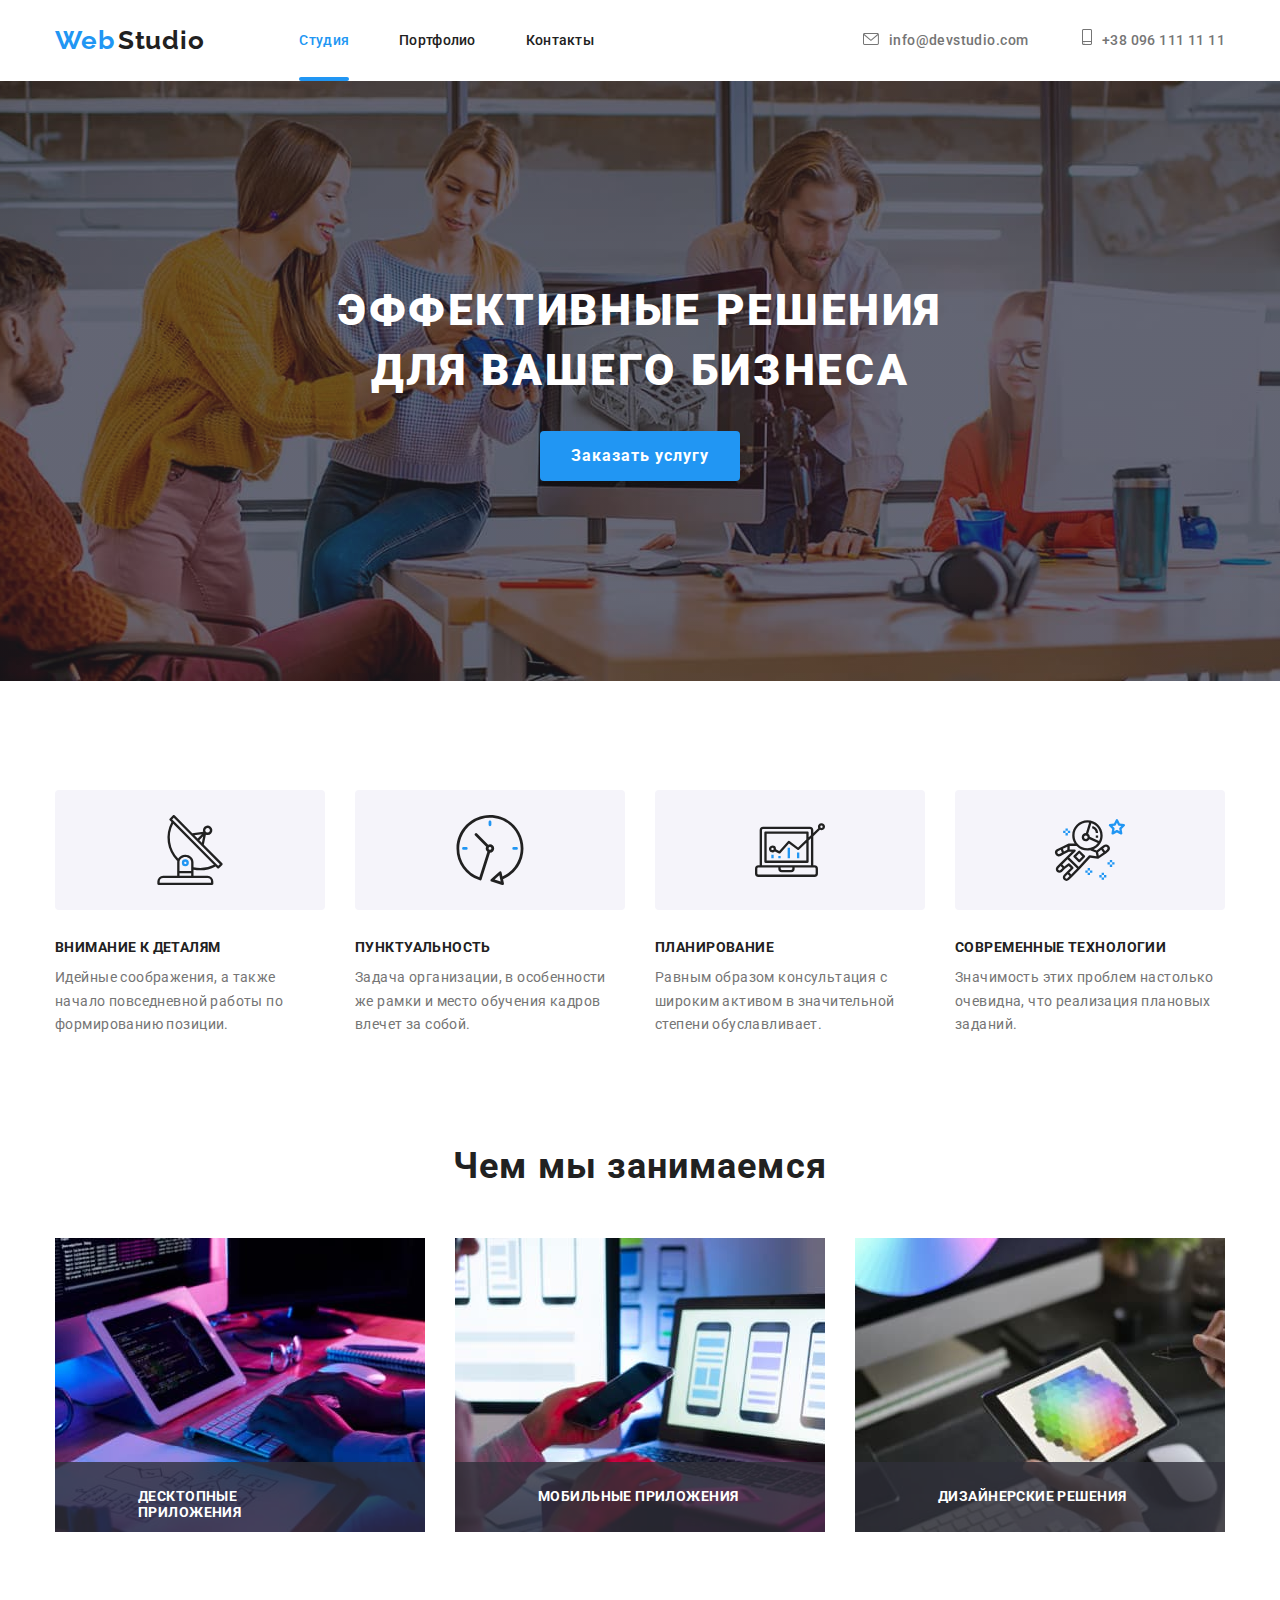
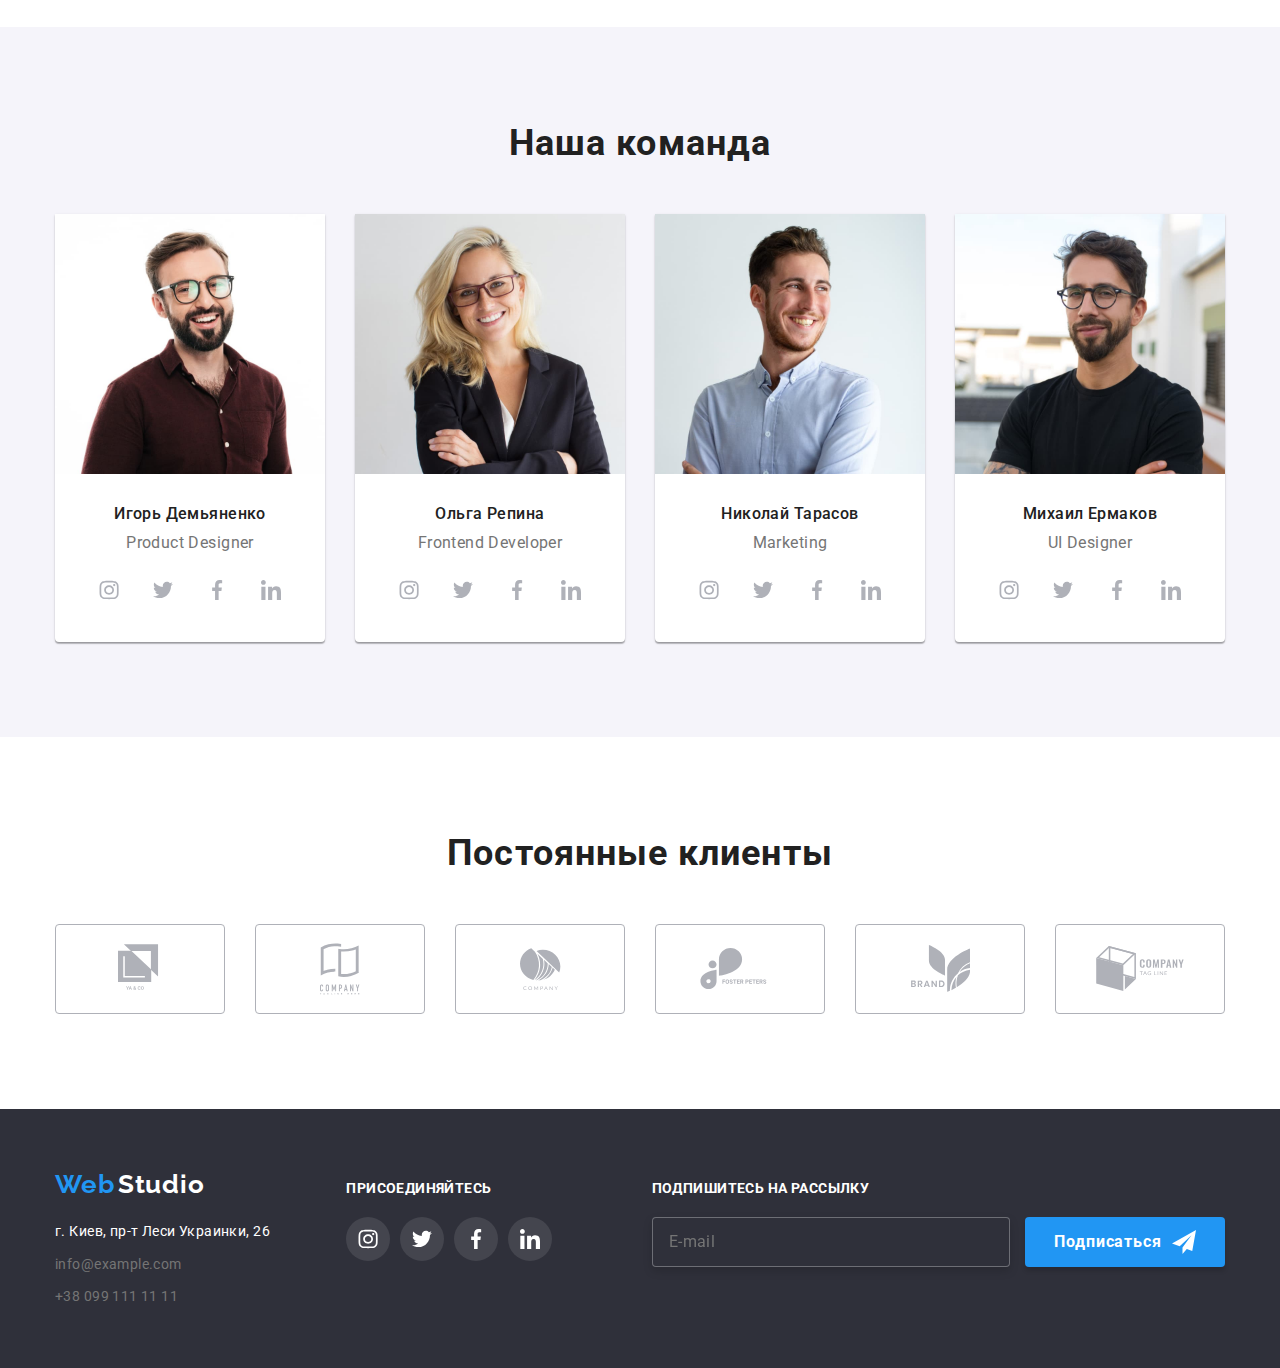
<file: index.html>
<!DOCTYPE html>
<html lang="ru">
  <head>
    <meta charset="UTF-8" />
    <meta name="viewport" content="width=device-width, initial-scale=1.0" />
    <title>WebStudio</title>
    <link href="https://fonts.googleapis.com/css2?family=Raleway:wght@700&family=Roboto:wght@400;500;700;900&display=swap"
      rel="stylesheet" />
    <link rel="stylesheet" href="https://cdnjs.cloudflare.com/ajax/libs/modern-normalize/1.0.0/modern-normalize.min.css" />
    <link rel="stylesheet" href="./css/main.min.css" />
  </head>

  <body>
    <header>
      <div class="container main-nav">
        <nav class="nave-header">
          <a href="./" class="link link-logo">
            <span class="logo web">Web</span>
            <span class="logo studio">Studio</span>
          </a>
          <ul class="link-nav-menu">
            <li class="item"><a href="" class="link link-nav current">Студия</a></li>
            <li class="item"><a href="./portfolio.html" class="link link-nav">Портфолио</a></li>
            <li class="item"><a href="#contacts" class="link link-nav">Контакты</a></li>
          </ul>
        </nav>
        <div class="header-contacts">
          <a href="mailto:info@devstudio.com" class="link link-header">
            <svg class="link-header-svg" width=16 height=12>
              <use href="./images/icon/sprite.svg#envelope"></use>
            </svg>
            info@devstudio.com</a>
          <a href="tel:+380961111111" class="link link-header">
            <svg class="link-header-svg" width=10 height=16>
              <use href="./images/icon/sprite.svg#smartphone"></use>
            </svg>
            +38 096 111 11 11</a>
        </div>
      </div>
    </header>

    <main>
      <section class="section-hero">
        <div class="container">
          <h1 class="hero-title">Эффективные решения для вашего бизнеса</h1>
          <button data-modal-open type="button" class="btn">Заказать услугу</button>
        </div>
      </section>

      <section class="section-plus">
        <div class="container">
          <h2 hidden>Преимущества</h2>
          <ul class="list-plus">
            <li class="item item-antenna">
              <h3 class="title-plus">Внимание к деталям</h3> 
              <span>Идейные соображения, а также начало повседневной работы по формированию позиции.</span>
            </li>
            <li class="item item-clock">
              <h3 class="title-plus">Пунктуальность</h3> 
              <span>Задача организации, в особенности же рамки и место обучения кадров влечет за собой.</span>
            </li>
            <li class="item item-diagram">
              <h3 class="title-plus">Планирование</h3> 
              <span>Равным образом консультация с широким активом в значительной степени обуславливает.</span>
            </li>
            <li class="item item-astronaut">
              <h3 class="title-plus">Современные технологии</h3> 
              <span>Значимость этих проблем настолько очевидна, что реализация плановых заданий.</span>
            </li>
          </ul>
        </div>
      </section>

      <section class="container-title">
        <div class="container">
          <h2 class="section-title">Чем мы занимаемся</h2>
          <ul class="list-section-title">
            <li class="item">
              <img src="./images/work/img-1.jpg.jpg" width="370" height="294" alt="верстка сайта" class="image-block">
              <p class="title-plus label">Десктопные приложения</p>
            </li>
            <li class="item">
              <img src="./images/work/img-2.jpg.jpg" width="370" height="294" alt="макет сайта" class="image-block">
              <p class="title-plus label">Мобильные приложения</p>
            </li>
            <li class="item">
              <img src="./images/work/img-3.jpg.jpg" width="370" height="294" alt="дизайн сайта" class="image-block">
              <p class="title-plus label">Дизайнерские решения</p>
            </li>
          </ul>
        </div>
      </section>

      <section class="section-team">
        <div class="container-team">
          <h2 class="section-title">Наша команда</h2>
            <ul class="team">
              <li class="item">
                <img src="images/team/img-1.jpg" width="270" height="260" alt="Игорь Демьяненко" class="image-block">
                <h3 class="team-name">Игорь Демьяненко</h3>
                <p lang="en" class="team-profession">Product Designer</p>
                <ul class="list social-icons">
                  <li class="social-icons-item">
                    <a class="social-icons-link" href="https://instagram.com" target="_blank" rel="noopener noreferer" aria-label="Instagram">
                      <svg class="social-icons-svg">
                        <use href="./images/icon/sprite.svg#instagram"></use>
                      </svg>
                    </a>
                  </li>
                  <li class="social-icons-item">
                    <a class="social-icons-link" href="https://twitter.com" target="_blank" rel="noopener noreferer" aria-label="Twitter">
                      <svg class="social-icons-svg">
                        <use href="./images/icon/sprite.svg#twitter"></use>
                      </svg>
                    </a>
                  </li>
                  <li class="social-icons-item">
                    <a class="social-icons-link" href="https://facebook.com" target="_blank" rel="noopener noreferer" aria-label="Facebook">
                      <svg class="social-icons-svg">
                        <use href="./images/icon/sprite.svg#facebook"></use>
                      </svg>
                    </a>
                  </li>
                  <li class="social-icons-item">
                    <a class="social-icons-link" href="https://linkedin.com" target="_blank" rel="noopener noreferer" aria-label="Linkedin">
                      <svg class="social-icons-svg">
                        <use href="./images/icon/sprite.svg#linkedin"></use>
                      </svg>
                    </a>
                  </li>
                </ul>
              </li>
              <li class="item">
                <img src="images/team/img-2.jpg" width="270" height="260"  alt="Ольга Репина" class="image-block">
                <h3 class="team-name">Ольга Репина</h3>
                <p lang="en" class="team-profession">Frontend Developer</p>
                <ul class="list social-icons">
                  <li class="social-icons-item">
                    <a class="social-icons-link" href="https://instagram.com" target="_blank" rel="noopener noreferer"
                      aria-label="Instagram">
                      <svg class="social-icons-svg">
                        <use href="./images/icon/sprite.svg#instagram"></use>
                      </svg>
                    </a>
                  </li>
                  <li class="social-icons-item">
                    <a class="social-icons-link" href="https://twitter.com" target="_blank" rel="noopener noreferer"
                      aria-label="Twitter">
                      <svg class="social-icons-svg">
                        <use href="./images/icon/sprite.svg#twitter"></use>
                      </svg>
                    </a>
                  </li>
                  <li class="social-icons-item">
                    <a class="social-icons-link" href="https://facebook.com" target="_blank" rel="noopener noreferer"
                      aria-label="Facebook">
                      <svg class="social-icons-svg">
                        <use href="./images/icon/sprite.svg#facebook"></use>
                      </svg>
                    </a>
                  </li>
                  <li class="social-icons-item">
                    <a class="social-icons-link" href="https://linkedin.com" target="_blank" rel="noopener noreferer"
                      aria-label="Linkedin">
                      <svg class="social-icons-svg">
                        <use href="./images/icon/sprite.svg#linkedin"></use>
                      </svg>
                    </a>
                  </li>
                </ul>
              </li>
              <li class="item">
                <img src="images/team/img-3.jpg" width="270" height="260"  alt="Николай Тарасов" class="image-block">
                <h3 class="team-name">Николай Тарасов</h3>
                <p lang="en" class="team-profession">Marketing</p>
                <ul class="list social-icons">
                  <li class="social-icons-item">
                    <a class="social-icons-link" href="https://instagram.com" target="_blank" rel="noopener noreferer"
                      aria-label="Instagram">
                      <svg class="social-icons-svg">
                        <use href="./images/icon/sprite.svg#instagram"></use>
                      </svg>
                    </a>
                  </li>
                  <li class="social-icons-item">
                    <a class="social-icons-link" href="https://twitter.com" target="_blank" rel="noopener noreferer"
                      aria-label="Twitter">
                      <svg class="social-icons-svg">
                        <use href="./images/icon/sprite.svg#twitter"></use>
                      </svg>
                    </a>
                  </li>
                  <li class="social-icons-item">
                    <a class="social-icons-link" href="https://facebook.com" target="_blank" rel="noopener noreferer"
                      aria-label="Facebook">
                      <svg class="social-icons-svg">
                        <use href="./images/icon/sprite.svg#facebook"></use>
                      </svg>
                    </a>
                  </li>
                  <li class="social-icons-item">
                    <a class="social-icons-link" href="https://linkedin.com" target="_blank" rel="noopener noreferer"
                      aria-label="Linkedin">
                      <svg class="social-icons-svg">
                        <use href="./images/icon/sprite.svg#linkedin"></use>
                      </svg>
                    </a>
                  </li>
                </ul>
              </li>
              <li class="item">
                <img src="images/team/img-4.jpg" width="270" height="260"  alt="Михаил Ермаков" class="image-block">
                <h3 class="team-name">Михаил Ермаков</h3>
                <p lang="en" class="team-profession">UI Designer</p>
                <ul class="list social-icons">
                  <li class="social-icons-item">
                    <a class="social-icons-link" href="https://instagram.com" target="_blank" rel="noopener noreferer"
                      aria-label="Instagram">
                      <svg class="social-icons-svg">
                        <use href="./images/icon/sprite.svg#instagram"></use>
                      </svg>
                    </a>
                  </li>
                  <li class="social-icons-item">
                    <a class="social-icons-link" href="https://twitter.com" target="_blank" rel="noopener noreferer"
                      aria-label="Twitter">
                      <svg class="social-icons-svg">
                        <use href="./images/icon/sprite.svg#twitter"></use>
                      </svg>
                    </a>
                  </li>
                  <li class="social-icons-item">
                    <a class="social-icons-link" href="https://facebook.com" target="_blank" rel="noopener noreferer"
                      aria-label="Facebook">
                      <svg class="social-icons-svg">
                        <use href="./images/icon/sprite.svg#facebook"></use>
                      </svg>
                    </a>
                  </li>
                  <li class="social-icons-item">
                    <a class="social-icons-link" href="https://linkedin.com" target="_blank" rel="noopener noreferer"
                      aria-label="Linkedin">
                      <svg class="social-icons-svg">
                        <use href="./images/icon/sprite.svg#linkedin"></use>
                      </svg>
                    </a>
                  </li>
                </ul>
              </li>
            </ul>
        </div>
      </section>

      <section class="section-clients">
        <div class="container">
          <h2 class="section-title">Постоянные клиенты</h2>
          <ul class="clients-icons">
            <li class="clients-icons-item"><a class="clients-icons-link" href="" target="_blank" rel="noopener noreferer">
              <svg class="clients-icons-svg" width=44.27 height=49.23>
                <use href="./images/icon/sprite.svg#client1"></use>
              </svg>
            </a></li>
            <li class="clients-icons-item"><a class="clients-icons-link" href="" target="_blank" rel="noopener noreferer">
              <svg class="clients-icons-svg" width=40 height=52>
                <use href="./images/icon/sprite.svg#client2"></use>
              </svg>
            </a></li>
            <li class="clients-icons-item"><a class="clients-icons-link" href="" target="_blank" rel="noopener noreferer">
              <svg class="clients-icons-svg" width=41 height=42.6>
                <use href="./images/icon/sprite.svg#client3"></use>
              </svg>
            </a></li>
            <li class="clients-icons-item"><a class="clients-icons-link" href="" target="_blank" rel="noopener noreferer">
              <svg class="clients-icons-svg" width=79.66 height=42.02>
                <use href="./images/icon/sprite.svg#client4"></use>
              </svg>
            </a></li>
            <li class="clients-icons-item"><a class="clients-icons-link" href="" target="_blank" rel="noopener noreferer">
              <svg class="clients-icons-svg" width=59 height=47>
                <use href="./images/icon/sprite.svg#client5"></use>
              </svg>
            </a></li>
            <li class="clients-icons-item"><a class="clients-icons-link" href="" target="_blank" rel="noopener noreferer">
              <svg class="clients-icons-svg" width=88.48 height=45.44>
                <use href="./images/icon/sprite.svg#client6"></use>
              </svg>
            </a></li>
          </ul>
        </div>

      </section>

    </main>

    <footer class="footer">
      <div class="container footer-container">
        <div>
          <a href="./" class="link link-logo-footer">
            <span class="logo web">Web</span>
            <span class="logo studio logo-st-f">Studio</span>
          </a>
          <address id="contacts">
            <ul class="list-contacts">
              <li class="item"><a href="https://goo.gl/maps/tkaNXoD5KU1ZypCJ8" target="blank" rel="noopener noreferer" class="link address">г. Киев, пр-т Леси Украинки, 26</a></li>
              <li class="item"><a href="mailto:info@example.com" class="link">info@example.com</a></li>
              <li class="item"><a href="tel:+380991111111" class="link">+38 099 111 11 11</a></li>
            </ul>
          </address>
        </div>
        <div class="footer-social-link">
          <h3 class="title-plus title-plus-foot">присоединяйтесь</h3>
          <ul class="list social-icons">
            <li class="social-icons-item">
              <a class="social-icons-link social-icons-link-foot" href="https://instagram.com" target="_blank"
                rel="noopener noreferer" aria-label="Instagram">
                <svg class="social-icons-svg social-icons-foot-svg">
                  <use href="./images/icon/sprite.svg#instagram"></use>
                </svg>
              </a>
            </li>
            <li class="social-icons-item">
              <a class="social-icons-link social-icons-link-foot" href="https://twitter.com" target="_blank"
                rel="noopener noreferer" aria-label="Twitter">
                <svg class="social-icons-svg social-icons-foot-svg">
                  <use href="./images/icon/sprite.svg#twitter"></use>
                </svg>
              </a>
            </li>
            <li class="social-icons-item">
              <a class="social-icons-link social-icons-link-foot" href="https://facebook.com" target="_blank"
                rel="noopener noreferer" aria-label="Facebook">
                <svg class="social-icons-svg social-icons-foot-svg">
                  <use href="./images/icon/sprite.svg#facebook"></use>
                </svg>
              </a>
            </li>
            <li class="social-icons-item">
              <a class="social-icons-link social-icons-link-foot" href="https://linkedin.com" target="_blank"
                rel="noopener noreferer" aria-label="Linkedin">
                <svg class="social-icons-svg social-icons-foot-svg">
                  <use href="./images/icon/sprite.svg#linkedin"></use>
                </svg>
              </a>
            </li>
          </ul>
        </div>
        <div class="subscribe-container">
          <h3 class="title-plus title-plus-foot">Подпишитесь на рассылку</h3>
          <form method="post">
            <input type="email" name="email" class="subscribe-input" placeholder="E-mail" required>
            <button type="submit" class="subscribe-btn">Подписаться
              <svg class="subscribe-send-svg">
                <use href="./images/modal-icon/sprite-modal.svg#send"></use>
              </svg>
            </button>
          </form>
        </div>
      </div>
      


    </footer>

    <div data-modal class="backdrop is-hidden">
      <div class="modal"> 
        <button data-modal-close type="button" class="close-btn">
        <svg class="close-svg">
            <use href="./images/modal-icon/sprite.svg#close"></use>
          </svg>
        </button>

        <p class="modal-caption">Оставьте свои данные, мы вам перезвоним</p>

        <form class="modal-form">

          <div class="form-field">
            <label for="user-name" class="label-field">Имя</label>
            <div class="position-svg">
              <input type="text" name="user-name" id="user-name" class="form-input" required>
              <svg class="form-svg">
              <use href="./images/modal-icon/sprite-modal.svg#person"></use>
            </svg>
            </div>
            
          </div>

          <div class="form-field">
            <label for="phone" class="label-field">Телефон</label>
            <div class="position-svg">
              <input type="tel" name="phone" id="phone" class="form-input" required>
              <svg class="form-svg">
                <use href="./images/modal-icon/sprite-modal.svg#phone"></use>
              </svg>
            </div>
          </div>

          <div class="form-field">
            <label for="email" class="label-field">Почта</label>
            <div class="position-svg">
              <input type="email" name="email" id="email" class="form-input" required>
              <svg class="form-svg">
                <use href="./images/modal-icon/sprite-modal.svg#email"></use>
              </svg>
            </div>
          </div>

          <div class="form-field">
            <label for="comment" class="label-field">Комментарий</label>
            <textarea name="comment" id="comment" rows="5" class="form-comment" placeholder="Введите текст"></textarea>
          </div>

          <!-- CHECK -->
          <div class="check-opt">
            <label class="check-lable">
              <input class="checkbox" type="checkbox">
              <span class="check-icon"></span>
              Соглашаюсь с рассылкой и принимаю<a href="">Условия договора</a>
            </label>
          </div>

          <div class="btn-send">
            <button type="submit" class="subscribe-btn">Отправить</button>
          </div>

        </form>
      </div>
    </div>
    
  <script src="./js/modal.js"></script>
  </body>
</html>
</file>
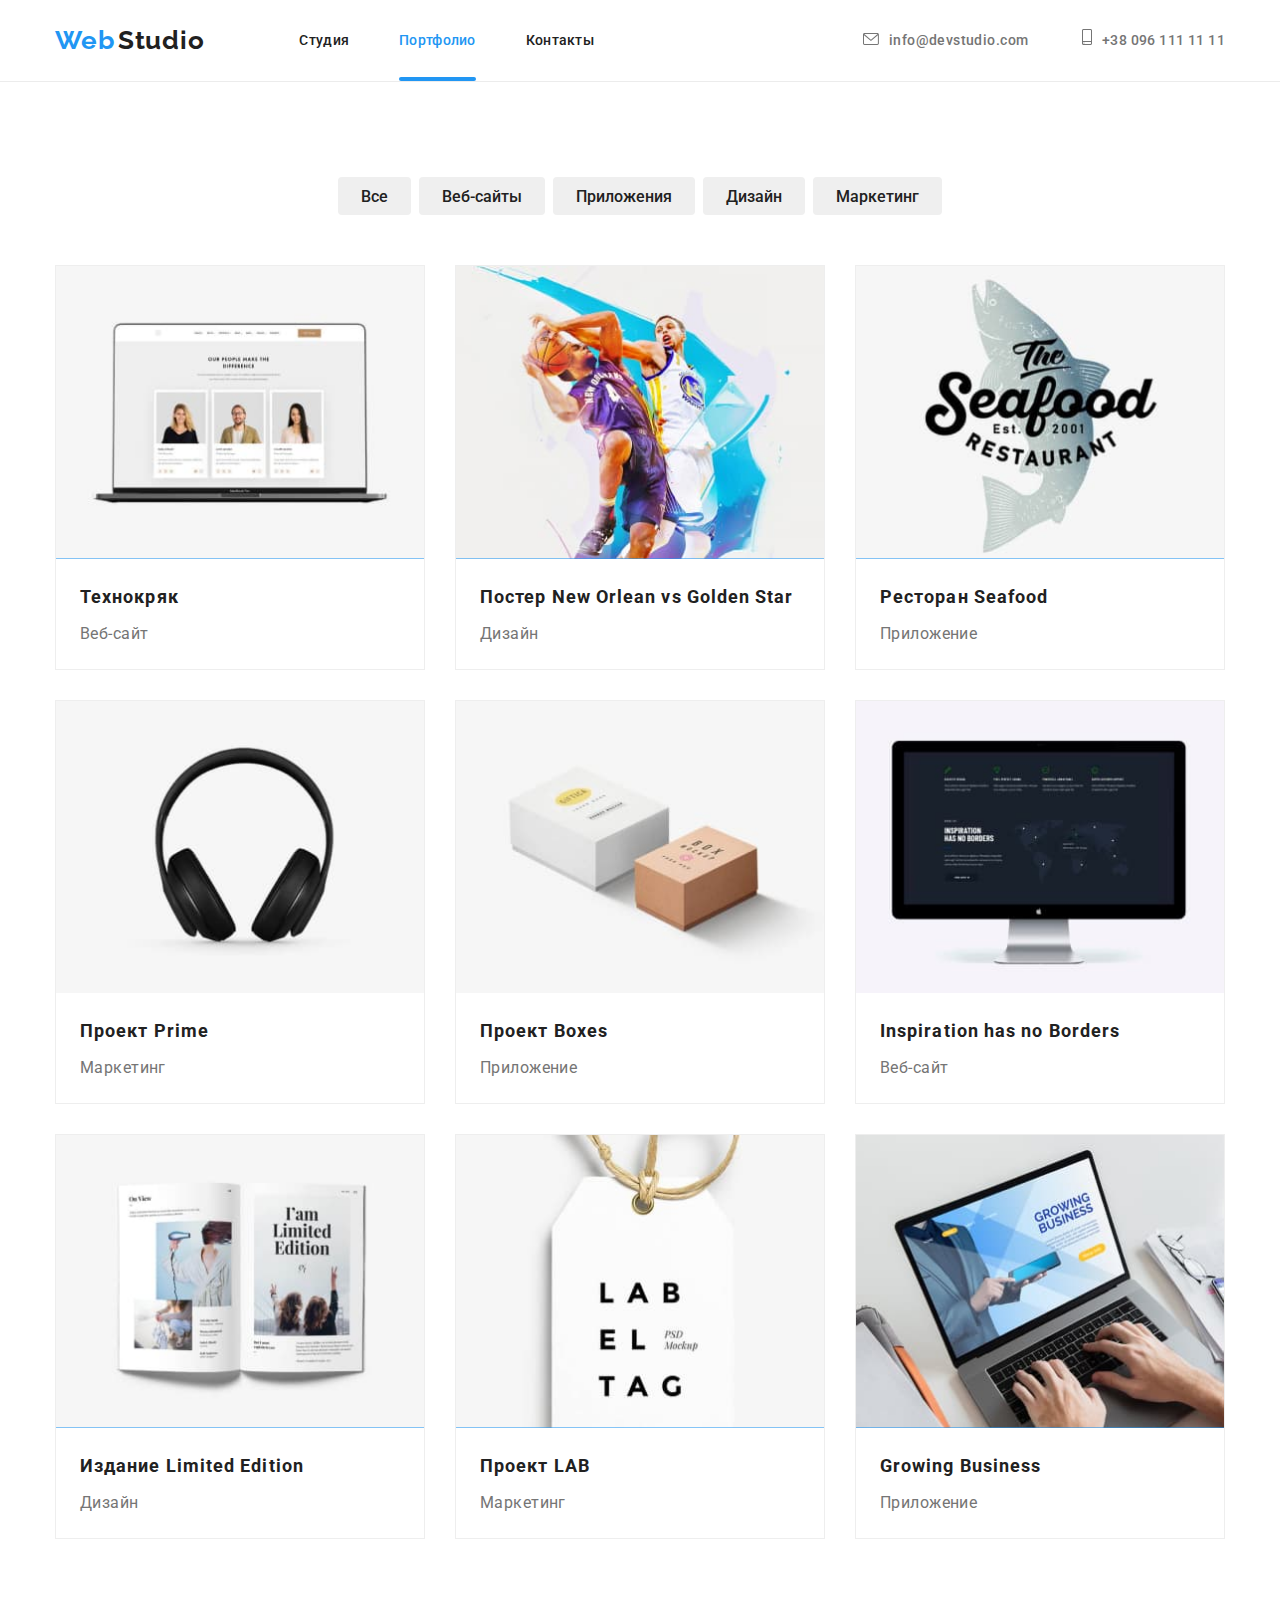
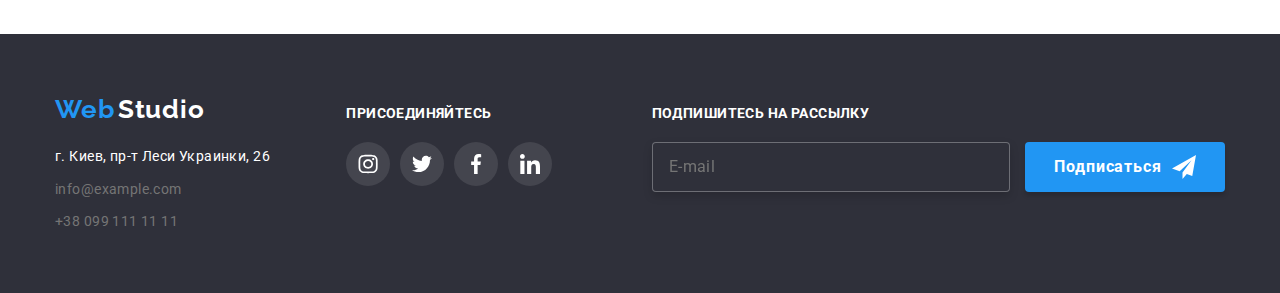
<file: portfolio.html>
<!DOCTYPE html>
<html lang="ru">
<head>
    <meta charset="UTF-8" />
    <meta name="viewport" content="width=device-width, initial-scale=1.0" />
    <title>Portfolio</title>
    <link href="https://fonts.googleapis.com/css2?family=Raleway:wght@700&family=Roboto:wght@400;500;700;900&display=swap"
        rel="stylesheet" />
    <link rel="stylesheet" href="https://cdnjs.cloudflare.com/ajax/libs/modern-normalize/1.0.0/modern-normalize.min.css" />
    <link rel="stylesheet" href="./css/portfolio.min.css" />
</head>

<body>
    <header>
            <div class="container main-nav">
                <nav class="nave-header">
                    <a href="./" class="link link-logo">
                        <span class="logo web">Web</span>
                        <span class="logo studio">Studio</span>
                    </a>
                    <ul class="link-nav-menu">
                        <li class="item"><a href="./index.html" class="link link-nav">Студия</a></li>
                        <li class="item"><a href="/portfolio.html" class="link link-nav current">Портфолио</a></li>
                        <li class="item"><a href="#contacts" class="link link-nav">Контакты</a></li>
                    </ul>
                </nav>
                <div class="header-contacts">
                    <a href="mailto:info@devstudio.com" class="link link-header">
                        <svg class="link-header-svg" width=16 height=12>
                            <use href="./images/icon/sprite.svg#envelope"></use>
                        </svg>
                        info@devstudio.com</a>
                    <a href="tel:+380961111111" class="link link-header">
                        <svg class="link-header-svg" width=10 height=16>
                            <use href="./images/icon/sprite.svg#smartphone"></use>
                        </svg>
                        +38 096 111 11 11</a>
                </div>
            </div>
    </header>

    <main>
        <section class="section-projects">
            <div class="container">
                <ul class="list-btn-filtr">
                    <li class="item"><button type="button" class="btn-filtr">Все</button></li>
                    <li class="item"><button type="button" class="btn-filtr">Веб-сайты</button></li>
                    <li class="item"><button type="button" class="btn-filtr">Приложения</button></li>
                    <li class="item"><button type="button" class="btn-filtr">Дизайн</button></li>
                    <li class="item"><button type="button" class="btn-filtr">Маркетинг</button></li>
                </ul>
            
                <h1 hidden>Наши проекты</h1>
                <ul class="list-link-projects">
                    <li class="item">
                        <a href="" class="link-project">
                            <div class="project-img">
                                <img src="./images/projects/img-1.jpg" alt="Веб-сайт" width="370" height="294" class="image-block">
                                <p class="label">Технокряк это современная площадка распространения коронавируса. Компании используют эту платформу для цифрового
                                шпионажа и атак на защищённые сервера конкурентов.</p>
                            </div>
                            <div class="card-text">
                                <h3 class="title-projects">Технокряк</h3>
                                <p class="description-projects">Веб-сайт</p>
                            </div>
                        </a>
                    </li>
                    <li class="item">
                        <a href="" class="link-project">
                            <div class="project-img">
                                <img src="./images/projects/img-2.jpg" alt="Дизайн постера" width="370" height="294" class="image-block">
                                <p class="label">Технокряк это современная площадка распространения коронавируса. Компании используют эту платформу для цифрового
                                шпионажа и атак на защищённые сервера конкурентов.</p>
                            </div>
                            <div class="card-text">
                                <h3 class="title-projects">Постер New Orlean vs Golden Star</h3>
                                <p class="description-projects">Дизайн</p>
                            </div>
                        </a>
                    </li>
                    <li class="item">
                        <a href="" class="link-project">
                            <div class="project-img">
                                <img src="./images/projects/img-3.jpg" alt="Приложение для ресторана" width="370" height="294" class="image-block">
                                <p class="label">Технокряк это современная площадка распространения коронавируса. Компании используют эту платформу для цифрового
                                шпионажа и атак на защищённые сервера конкурентов.</p>
                            </div>
                            <div class="card-text">
                                <h3 class="title-projects">Ресторан Seafood</h3>
                                <p class="description-projects">Приложение</p>
                            </div>
                        </a>
                    </li>
                    <li class="item">
                        <a href="" class="link-project">
                            <div class="project-img">
                                <img src="./images/projects/img-4.jpg" alt="Проект Прайм" width="370" height="294" class="image-block">
                                <p class="label">Технокряк это современная площадка распространения коронавируса. Компании используют эту платформу для цифрового
                                шпионажа и атак на защищённые сервера конкурентов.</p>
                            </div>
                            <div class="card-text">
                                <h3 class="title-projects">Проект Prime</h3>
                                <p class="description-projects">Маркетинг</p>
                            </div>
                        </a>
                    </li>
                    <li class="item">
                        <a href="" class="link-project">
                            <div class="project-img">
                                <img src="./images/projects/img-5.jpg" alt="Приложение Бокс" width="370" height="294" class="image-block">
                                <p class="label">Технокряк это современная площадка распространения коронавируса. Компании используют эту платформу для цифрового
                                шпионажа и атак на защищённые сервера конкурентов.</p>
                            </div>
                            <div class="card-text">
                                <h3 class="title-projects">Проект Boxes</h3>
                                <p class="description-projects">Приложение</p>
                            </div>
                        </a>
                    </li>
                    <li class="item">
                        <a href="" class="link-project">
                            <div class="project-img">
                                <img src="./images/projects/img-6.jpg" alt="Веб-сайт" width="370" height="294" class="image-block">
                                <p class="label">Технокряк это современная площадка распространения коронавируса. Компании используют эту платформу для цифрового
                                шпионажа и атак на защищённые сервера конкурентов.</p>
                            </div>
                            <div class="card-text">
                                <h3 class="title-projects">Inspiration has no Borders</h3>
                                <p class="description-projects">Веб-сайт</p>
                            </div>
                        </a>
                    </li>
                    <li class="item">
                        <a href="" class="link-project">
                            <div class="project-img">
                                <img src="./images/projects/img-7.jpg" alt="Дизайн издания" width="370" height="294" class="image-block">
                                <p class="label">Технокряк это современная площадка распространения коронавируса. Компании используют эту платформу для цифрового
                                шпионажа и атак на защищённые сервера конкурентов.</p>
                            </div>
                            <div class="card-text">
                                <h3 class="title-projects">Издание Limited Edition</h3>
                                <p class="description-projects">Дизайн</p>
                            </div>
                        </a>
                    </li>
                    <li class="item">
                        <a href="" class="link-project">
                            <div class="project-img">
                                <img src="./images/projects/img-8.jpg" alt="Маркетинговый проект" width="370" height="294" class="image-block">
                                <p class="label">Технокряк это современная площадка распространения коронавируса. Компании используют эту платформу для цифрового
                                шпионажа и атак на защищённые сервера конкурентов.</p>
                            </div>
                            <div class="card-text">
                                <h3 class="title-projects">Проект LAB</h3>
                                <p class="description-projects">Маркетинг</p>
                            </div>
                        </a>
                    </li>
                    <li class="item">
                        <a href="" class="link-project">
                            <div class="project-img">
                                <img src="./images/projects/img-9.jpg" alt="Приложение для бизнеса" width="370" height="294" class="image-block">
                                <p class="label">Технокряк это современная площадка распространения коронавируса. Компании используют эту платформу для цифрового
                                шпионажа и атак на защищённые сервера конкурентов.</p>
                            </div>
                            <div class="card-text">
                                <h3 class="title-projects">Growing Business</h3>
                                <p class="description-projects">Приложение</p>
                            </div>
                        </a>
                    </li>
                </ul>
            </div>
        </section>
    </main>

    <footer class="footer">
        <div class="container footer-container">
            <div>
                <a href="./" class="link link-logo-footer">
                    <span class="logo web">Web</span>
                    <span class="logo studio logo-st-f">Studio</span>
                </a>
                <address id="contacts">
                    <ul class="list-contacts">
                        <li class="item"><a href="https://goo.gl/maps/tkaNXoD5KU1ZypCJ8" target="blank"
                                rel="noopener noreferer" class="link address">г. Киев, пр-т Леси Украинки, 26</a></li>
                        <li class="item"><a href="mailto:info@example.com" class="link">info@example.com</a></li>
                        <li class="item"><a href="tel:+380991111111" class="link">+38 099 111 11 11</a></li>
                    </ul>
                </address>
            </div>
            <div class="footer-social-link">
                <h3 class="title-plus title-plus-foot">присоединяйтесь</h3>
                <ul class="list social-icons">
                    <li class="social-icons-item">
                        <a class="social-icons-link social-icons-link-foot" href="https://instagram.com" target="_blank"
                            rel="noopener noreferer" aria-label="Instagram">
                            <svg class="social-icons-svg social-icons-foot-svg">
                                <use href="./images/icon/sprite.svg#instagram"></use>
                            </svg>
                        </a>
                    </li>
                    <li class="social-icons-item">
                        <a class="social-icons-link social-icons-link-foot" href="https://twitter.com" target="_blank"
                            rel="noopener noreferer" aria-label="Twitter">
                            <svg class="social-icons-svg social-icons-foot-svg">
                                <use href="./images/icon/sprite.svg#twitter"></use>
                            </svg>
                        </a>
                    </li>
                    <li class="social-icons-item">
                        <a class="social-icons-link social-icons-link-foot" href="https://facebook.com" target="_blank"
                            rel="noopener noreferer" aria-label="Facebook">
                            <svg class="social-icons-svg social-icons-foot-svg">
                                <use href="./images/icon/sprite.svg#facebook"></use>
                            </svg>
                        </a>
                    </li>
                    <li class="social-icons-item">
                        <a class="social-icons-link social-icons-link-foot" href="https://linkedin.com" target="_blank"
                            rel="noopener noreferer" aria-label="Linkedin">
                            <svg class="social-icons-svg social-icons-foot-svg">
                                <use href="./images/icon/sprite.svg#linkedin"></use>
                            </svg>
                        </a>
                    </li>
                </ul>
            </div>

            <div class="subscribe-container">
                <h3 class="title-plus title-plus-foot">Подпишитесь на рассылку</h3>
                <form method="post" class="subscribe-form">
                    <input type="email" name="email" class="subscribe-input" placeholder="E-mail" required>
                    <button type="submit" class="subscribe-btn">Подписаться
                        <svg class="subscribe-send-svg">
                            <use href="./images/modal-icon/sprite-modal.svg#send"></use>
                        </svg>
                    </button>
                </form>
            </div>
        </div>
    
    </footer>
</body>
    
</html>
</file>
<file: css/main.min.css>
html{box-sizing:border-box}*,*::before,*::after{box-sizing:inherit}body{font-family:"Roboto", sans-serif;font-size:14px;line-height:1.67;letter-spacing:0.03em;color:#757575}.container{width:1200px;padding-left:15px;padding-right:15px;margin-left:auto;margin-right:auto}.image-block{display:block;max-width:100%;height:auto}.link{text-decoration:none;color:inherit;font-style:normal;transition-duration:250ms;transition-timing-function:cubic-bezier(0.4, 0, 0.2, 1)}.link:hover,.link:focus{color:#2196f3}.link-logo{display:block;padding-top:25px;padding-bottom:25px;margin-right:95px}.logo{font-family:Raleway;font-weight:700;font-size:26px;line-height:1.19;letter-spacing:0.03em}.web{color:#2196f3}.studio{color:#212121}.logo-st-f{color:#fff}.main-nav{display:flex;align-items:center}.nave-header{display:flex;align-items:center}.link-nav-menu{display:flex;padding-left:0px;margin-top:0px;margin-bottom:0px;color:#212121;font-weight:500;line-height:1.14;letter-spacing:0.02em;list-style-type:none}.link-nav-menu .item:not(:last-child){margin-right:50px}.link-nav{display:inline-block;padding-top:32px;padding-bottom:32px;position:relative}.link-nav.current{color:#2196f3}.current::after{content:"";display:block;width:100%;height:4px;border-radius:2px;background-color:#2196f3;position:absolute;bottom:0}.header-contacts{margin-left:auto}.header-contacts .link-header+.link-header{margin-left:50px}.link-header{display:inline-flex;justify-content:center;align-items:baseline;font-weight:500;line-height:1.14}.link-header-svg{fill:#757575;margin-right:10px;transition-duration:250ms;transition-timing-function:cubic-bezier(0.4, 0, 0.2, 1)}.link-header:hover .link-header-svg,.link-header:focus .link-header-svg{fill:#2196f3}.section-hero{padding-top:200px;padding-bottom:200px;background-color:#2f303a;text-align:center;max-width:1600px;height:600px;margin-left:auto;margin-right:auto;background-image:linear-gradient(to right, rgba(47,48,58,0.4), rgba(47,48,58,0.4)),url(../images/hero-bg.jpg);background-repeat:no-repeat;background-position:center;background-size:cover}.hero-title{margin-top:0px;margin-bottom:30px;width:700px;margin-right:auto;margin-left:auto;font-weight:900;font-size:44px;line-height:1.36;letter-spacing:0.06em;text-transform:uppercase;color:#fff}.btn{display:inline-block;width:200px;height:50px;border:solid transparent;border-radius:4px;box-shadow:0px 4px 4px rgba(0,0,0,0.15);font-family:inherit;font-weight:700;font-size:16px;line-height:1.87;align-items:center;text-align:center;letter-spacing:0.06em;color:#fff;background-color:#2196f3;cursor:pointer;transition-duration:250ms;transition-timing-function:cubic-bezier(0.4, 0, 0.2, 1)}.btn:focus,.btn:hover{color:#2196f3;background-color:#fff}.section-plus{padding-top:95px;padding-bottom:95px}.list-plus{display:flex;list-style-type:none;padding-left:0px}.list-plus .item{width:270px;margin-top:0px;margin-bottom:0px}.list-plus .item:not(:last-child){margin-right:30px}.list-plus .item-antenna::before{content:"";background-image:url(../images/plus/antenna.svg);display:block;width:270px;height:120px;margin-bottom:30px}.list-plus .item-clock::before{content:"";background-image:url(../images/plus/clock.svg);display:block;width:270px;height:120px;margin-bottom:30px}.list-plus .item-diagram::before{content:"";background-image:url(../images/plus/diagram.svg);display:block;width:270px;height:120px;margin-bottom:30px}.list-plus .item-astronaut::before{content:"";background-image:url(../images/plus/astronaut.svg);display:block;width:270px;height:120px;margin-bottom:30px}.title-plus{margin-top:0px;margin-bottom:10px;font-weight:700;font-size:14px;line-height:1.14;text-transform:uppercase;color:#212121}.container-title{padding-bottom:95px}.section-title{margin-top:0px;margin-bottom:50px;font-weight:700;font-size:36px;line-height:1.17;text-align:center;letter-spacing:0.03em;color:#212121}.list-section-title{display:flex;padding-left:0px;margin-top:0px;margin-bottom:0px;list-style-type:none}.list-section-title .item{display:block;position:relative}.list-section-title .item:not(:last-child){margin-right:30px}.label{position:absolute;left:0;bottom:0;right:0;height:70px;margin:0;color:#fff;background:rgba(47,48,58,0.8);padding-top:27px;padding-left:83px;padding-bottom:27px;padding-right:82px}.social-icons{display:flex;justify-content:center;list-style-type:none;padding-left:0px;margin-top:0px;margin-bottom:30px}.social-icons-item:not(:last-child){margin-right:10px}.social-icons-link{display:flex;justify-content:center;align-items:center;width:44px;height:44px;background-color:#fff;border-radius:50%;transition-duration:250ms;transition-timing-function:cubic-bezier(0.4, 0, 0.2, 1)}.social-icons-link:hover,.social-icons-link:focus{background-color:#2196f3}.social-icons-svg{width:20px;height:20px;fill:#afb1b8;transition-duration:250ms;transition-timing-function:cubic-bezier(0.4, 0, 0.2, 1)}.social-icons-link:hover .social-icons-svg,.social-icons-link:focus .social-icons-svg{fill:#fff}.section-team{padding-top:95px;padding-bottom:95px;background-color:#f5f4fa}.container-team{width:1200px;padding-left:15px;padding-right:15px;margin-left:auto;margin-right:auto}.team{display:flex;list-style-type:none;padding-left:0px;margin-top:0px;margin-bottom:0px}.team .item{width:270px;background-color:#fff;box-shadow:0px 1px 3px rgba(0,0,0,0.12),0px 1px 1px rgba(0,0,0,0.14),0px 2px 1px rgba(0,0,0,0.2);border-radius:0px 0px 4px 4px}.team .item:not(:last-child){margin-right:30px}.team-name{margin-top:30px;margin-bottom:10px;font-weight:500;font-size:16px;line-height:1.19;color:#212121;text-align:center}.team-profession{margin-top:0px;margin-bottom:16px;font-size:16px;line-height:1.19;text-align:center}.section-clients{padding-top:95px;padding-bottom:95px}.clients-icons{display:flex;justify-content:center;list-style-type:none;padding-left:0px;margin-top:0px;margin-bottom:0px}.clients-icons-item:not(:last-child){margin-right:30px}.clients-icons-link{display:inline-flex;justify-content:center;align-items:center;width:170px;height:90px;border:1px solid #afb1b8;box-sizing:border-box;border-radius:4px;transition-duration:250ms;transition-timing-function:cubic-bezier(0.4, 0, 0.2, 1)}.clients-icons-link:hover,.clients-icons-link:focus{border-color:#2196f3}.clients-icons-svg{fill:#afb1b8;transition-duration:250ms;transition-timing-function:cubic-bezier(0.4, 0, 0.2, 1)}.clients-icons-link:hover .clients-icons-svg,.clients-icons-link:focus .clients-icons-svg{fill:#2196f3}.footer{padding-top:60px;padding-bottom:60px;background-color:#2f303a}.footer-container{display:flex;align-items:baseline;justify-content:space-between}.link-logo-footer{display:block;margin-bottom:20px}.address{color:#fff}.list-contacts{margin-top:0px;margin-bottom:0px;padding-left:0px;list-style-type:none}.list-contacts .item:not(:last-child){margin-bottom:9px}.footer-social-link{display:flex;flex-wrap:wrap;width:206px;height:80px;margin-left:70px}.title-plus-foot{margin-top:0px;margin-bottom:10px;font-weight:700;font-size:14px;line-height:1.14;text-transform:uppercase;color:#212121}.title-plus-foot{margin-bottom:20px;color:#fff}.social-icons-link-foot{background-color:rgba(255,255,255,0.1)}.social-icons-foot-svg{fill:#fff}.subscribe-container{margin-left:93px}.subscribe-input{width:358px;height:50px;border:1px solid rgba(255,255,255,0.3);border-radius:4px;filter:drop-shadow(0px 4px 4px rgba(0,0,0,0.15));background-color:#2f303a;padding-left:16px;font-size:16px;line-height:1, 25;align-items:center;letter-spacing:0.03em;color:rgba(255,255,255,0.6);transition-duration:250ms;transition-timing-function:cubic-bezier(0.4, 0, 0.2, 1)}.subscribe-input:not(:placeholder-shown){border-color:#fff;color:#fff}.subscribe-input:-webkit-autofill,.subscribe-input:-webkit-autofill:hover,.subscribe-input:-webkit-autofill:focus{-webkit-text-fill-color:#fff;-webkit-box-shadow:0 0 0px 1000px #2f303a inset}.subscribe-btn{display:inline-flex;justify-content:center;width:200px;height:50px;margin-left:12px;font-family:inherit;font-weight:700;font-size:16px;line-height:1.87;align-items:center;text-align:center;letter-spacing:0.06em;color:#fff;background-color:#2196f3;border:1px solid transparent;box-shadow:0px 4px 4px rgba(0,0,0,0.15);border-radius:4px;transition-duration:250ms;transition-timing-function:cubic-bezier(0.4, 0, 0.2, 1)}.subscribe-btn:hover,.subscribe-btn:focus{cursor:pointer;color:#2196f3;background-color:#fff}.subscribe-send-svg{width:24px;height:24px;fill:#fff;margin-left:10px;transition-duration:250ms;transition-timing-function:cubic-bezier(0.4, 0, 0.2, 1)}.subscribe-btn:hover .subscribe-send-svg,.subscribe-btn:focus .subscribe-send-svg{fill:#2196f3}.backdrop{position:fixed;top:0;left:0;width:100%;height:100%;background:rgba(0,0,0,0.2);opacity:1;transition:opacity 0.5s ease-in}.backdrop.is-hidden{opacity:0;pointer-events:none}.is-hidden .modal{transform:translate(-50%, -50%) scale(0.5);transition:transform 0.5s ease-in}.modal{position:absolute;top:50%;left:50%;min-width:528px;min-height:580px;background-color:#fff;transform:translate(-50%, -50%) scale(1);transition:transform 0.5s ease-in}.close-btn{position:absolute;top:8px;right:8px;display:flex;justify-content:center;align-items:center;width:30px;height:30px;border:1px solid rgba(0,0,0,0.1);border-radius:50%;background-color:#fff}.close-btn:hover{cursor:pointer}.close-svg{width:18px;height:18px;fill:#000000;transition-duration:250ms;transition-timing-function:cubic-bezier(0.4, 0, 0.2, 1)}.close-btn:hover .close-svg,.close-btn:focus .close-svg{fill:#2196f3}.modal-caption{margin-top:40px;margin-left:auto;margin-right:auto;font-weight:700;font-size:20px;line-height:1.15;text-align:center;letter-spacing:0.03em;color:#212121}.modal-form{max-width:448px;margin-left:auto;margin-right:auto}.form-field{display:flex;flex-direction:column}.label-field{font-size:12px;line-height:1.17;letter-spacing:0.01em;color:#757575;margin-bottom:4px}.position-svg{position:relative}.form-input{width:100%;height:40px;border:1px solid rgba(33,33,33,0.2);border-radius:4px;margin-bottom:10px;padding-left:42px;transition-duration:250ms;transition-timing-function:cubic-bezier(0.4, 0, 0.2, 1)}.form-input:focus{outline:none;border-color:#2196f3}.form-svg{width:18px;height:18px;color:#000000;position:absolute;top:11px;left:12px;transition-duration:250ms;transition-timing-function:cubic-bezier(0.4, 0, 0.2, 1)}.form-input:focus ~ .form-svg{fill:#2196f3}.form-input:-webkit-autofill,.form-input:-webkit-autofill:hover,.form-input:-webkit-autofill:focus{-webkit-text-fill-color:#212121;-webkit-box-shadow:0 0 0px 1000px #fff inset}.form-comment{width:100%;height:120px;border:1px solid rgba(33,33,33,0.2);border-radius:4px;resize:none;padding:12px 16px;margin-bottom:20px;transition-duration:250ms;transition-timing-function:cubic-bezier(0.4, 0, 0.2, 1)}.form-comment:focus{outline:none;border-color:#2196f3}.form-comment::placeholder{font-size:12px;line-height:1.17;letter-spacing:0.01em;color:rgba(117,117,117,0.5)}.check-opt{margin-bottom:30px}.check-lable{display:flex;align-items:center;justify-content:center}.checkbox{-webkit-appearance:none;-moz-appearance:none;appearance:none}.check-icon{display:inline-block;width:16px;height:15px;border:2px solid #212121;border-radius:2px;margin-right:9px}.checkbox:checked+.check-icon{border-color:#2196f3;background-color:#2196f3;background-image:url(../images/modal-icon/check.svg);background-size:contain;background-origin:border-box}.checkbox:focus+.check-icon{border-color:#2196f3}.check-icon+a{margin-left:6px}.btn-send{display:flex;justify-content:center}
/*# sourceMappingURL=main.min.css.map */
</file>
<file: css/portfolio.min.css>
html{box-sizing:border-box}*,*::before,*::after{box-sizing:inherit}body{font-family:"Roboto", sans-serif;font-size:14px;line-height:1.67;letter-spacing:0.03em;color:#757575}.container{width:1200px;padding-left:15px;padding-right:15px;margin-left:auto;margin-right:auto}.image-block{display:block;max-width:100%;height:auto}.link{text-decoration:none;color:inherit;font-style:normal;transition-duration:250ms;transition-timing-function:cubic-bezier(0.4, 0, 0.2, 1)}.link:hover,.link:focus{color:#2196f3}.link-logo{display:block;padding-top:25px;padding-bottom:25px;margin-right:95px}.logo{font-family:Raleway;font-weight:700;font-size:26px;line-height:1.19;letter-spacing:0.03em}.web{color:#2196f3}.studio{color:#212121}.logo-st-f{color:#fff}.main-nav{display:flex;align-items:center}.nave-header{display:flex;align-items:center}.link-nav-menu{display:flex;padding-left:0px;margin-top:0px;margin-bottom:0px;color:#212121;font-weight:500;line-height:1.14;letter-spacing:0.02em;list-style-type:none}.link-nav-menu .item:not(:last-child){margin-right:50px}.link-nav{display:inline-block;padding-top:32px;padding-bottom:32px;position:relative}.link-nav.current{color:#2196f3}.current::after{content:"";display:block;width:100%;height:4px;border-radius:2px;background-color:#2196f3;position:absolute;bottom:0}.header-contacts{margin-left:auto}.header-contacts .link-header+.link-header{margin-left:50px}.link-header{display:inline-flex;justify-content:center;align-items:baseline;font-weight:500;line-height:1.14}.link-header-svg{fill:#757575;margin-right:10px;transition-duration:250ms;transition-timing-function:cubic-bezier(0.4, 0, 0.2, 1)}.link-header:hover .link-header-svg,.link-header:focus .link-header-svg{fill:#2196f3}header{border-bottom:1px solid #ececec}.section-projects{padding-top:95px;padding-bottom:95px}.list-btn-filtr{display:flex;justify-content:center;list-style-type:none;padding-left:0px;margin-top:0px;margin-bottom:50px}.list-btn-filtr .item:not(:last-child){margin-right:8px}.btn-filtr{display:inline-block;border:1px solid transparent;border-radius:4px;height:38px;padding:6px 22px;cursor:pointer;font-family:inherit;font-weight:500;font-size:16px;line-height:1.625;text-align:center;color:#212121;transition-duration:250ms;transition-timing-function:cubic-bezier(0.4, 0, 0.2, 1)}.btn-filtr:hover,.btn-filtr:focus{color:#fff;background-color:#2196f3}.list-link-projects{display:flex;flex-wrap:wrap;list-style-type:none;padding-left:0px;margin-top:0px;margin-bottom:0px}.list-link-projects .item{width:370px;margin-right:30px;margin-bottom:30px;background-color:#fff}.list-link-projects .item:nth-child(3n){margin-right:0px}.list-link-projects .item:nth-last-child(-n+3){margin-bottom:0px}.link-project{display:block;border:1px solid #eeeeee;text-decoration:none;color:#757575;transition-duration:250ms;transition-timing-function:cubic-bezier(0.4, 0, 0.2, 1)}.link-project:hover,.link-project:focus{box-shadow:0px 1px 1px rgba(0,0,0,0.12),0px 4px 4px rgba(0,0,0,0.06),1px 4px 6px rgba(0,0,0,0.16)}.project-img{position:relative;overflow:hidden}.label{position:absolute;margin:0;top:0;left:0;padding:62px 24px;font-weight:400;font-size:18px;line-height:1.56;letter-spacing:0.03em;color:#fff;z-index:2;transform:translateY(100%);transition:transform 250ms cubic-bezier(0.4, 0, 0.2, 1)}.link-project:hover .label,.link-project:focus .label,.link-project:hover .project-img::after,.link-project:focus .project-img::after{transform:translateY(0)}.project-img::after{content:"";position:absolute;top:0;left:0;width:100%;height:100%;background-color:rgba(33,150,243,0.9);z-index:1;transform:translateY(100%);transition:transform 250ms cubic-bezier(0.4, 0, 0.2, 1)}.card-text{padding:20px 24px}.title-projects{margin-top:0px;margin-bottom:4px;font-weight:700;font-size:18px;line-height:2;letter-spacing:0.06em;color:#212121}.description-projects{margin-top:0px;margin-bottom:0px;font-weight:400;font-size:16px;line-height:1.88;color:#757575}.social-icons{display:flex;justify-content:center;list-style-type:none;padding-left:0px;margin-top:0px;margin-bottom:30px}.social-icons-item:not(:last-child){margin-right:10px}.social-icons-link{display:flex;justify-content:center;align-items:center;width:44px;height:44px;background-color:#fff;border-radius:50%;transition-duration:250ms;transition-timing-function:cubic-bezier(0.4, 0, 0.2, 1)}.social-icons-link:hover,.social-icons-link:focus{background-color:#2196f3}.social-icons-svg{width:20px;height:20px;fill:#afb1b8;transition-duration:250ms;transition-timing-function:cubic-bezier(0.4, 0, 0.2, 1)}.social-icons-link:hover .social-icons-svg,.social-icons-link:focus .social-icons-svg{fill:#fff}.footer{padding-top:60px;padding-bottom:60px;background-color:#2f303a}.footer-container{display:flex;align-items:baseline;justify-content:space-between}.link-logo-footer{display:block;margin-bottom:20px}.address{color:#fff}.list-contacts{margin-top:0px;margin-bottom:0px;padding-left:0px;list-style-type:none}.list-contacts .item:not(:last-child){margin-bottom:9px}.footer-social-link{display:flex;flex-wrap:wrap;width:206px;height:80px;margin-left:70px}.title-plus-foot{margin-top:0px;margin-bottom:10px;font-weight:700;font-size:14px;line-height:1.14;text-transform:uppercase;color:#212121}.title-plus-foot{margin-bottom:20px;color:#fff}.social-icons-link-foot{background-color:rgba(255,255,255,0.1)}.social-icons-foot-svg{fill:#fff}.subscribe-container{margin-left:93px}.subscribe-input{width:358px;height:50px;border:1px solid rgba(255,255,255,0.3);border-radius:4px;filter:drop-shadow(0px 4px 4px rgba(0,0,0,0.15));background-color:#2f303a;padding-left:16px;font-size:16px;line-height:1, 25;align-items:center;letter-spacing:0.03em;color:rgba(255,255,255,0.6);transition-duration:250ms;transition-timing-function:cubic-bezier(0.4, 0, 0.2, 1)}.subscribe-input:not(:placeholder-shown){border-color:#fff;color:#fff}.subscribe-input:-webkit-autofill,.subscribe-input:-webkit-autofill:hover,.subscribe-input:-webkit-autofill:focus{-webkit-text-fill-color:#fff;-webkit-box-shadow:0 0 0px 1000px #2f303a inset}.subscribe-btn{display:inline-flex;justify-content:center;width:200px;height:50px;margin-left:12px;font-family:inherit;font-weight:700;font-size:16px;line-height:1.87;align-items:center;text-align:center;letter-spacing:0.06em;color:#fff;background-color:#2196f3;border:1px solid transparent;box-shadow:0px 4px 4px rgba(0,0,0,0.15);border-radius:4px;transition-duration:250ms;transition-timing-function:cubic-bezier(0.4, 0, 0.2, 1)}.subscribe-btn:hover,.subscribe-btn:focus{cursor:pointer;color:#2196f3;background-color:#fff}.subscribe-send-svg{width:24px;height:24px;fill:#fff;margin-left:10px;transition-duration:250ms;transition-timing-function:cubic-bezier(0.4, 0, 0.2, 1)}.subscribe-btn:hover .subscribe-send-svg,.subscribe-btn:focus .subscribe-send-svg{fill:#2196f3}
/*# sourceMappingURL=portfolio.min.css.map */
</file>
